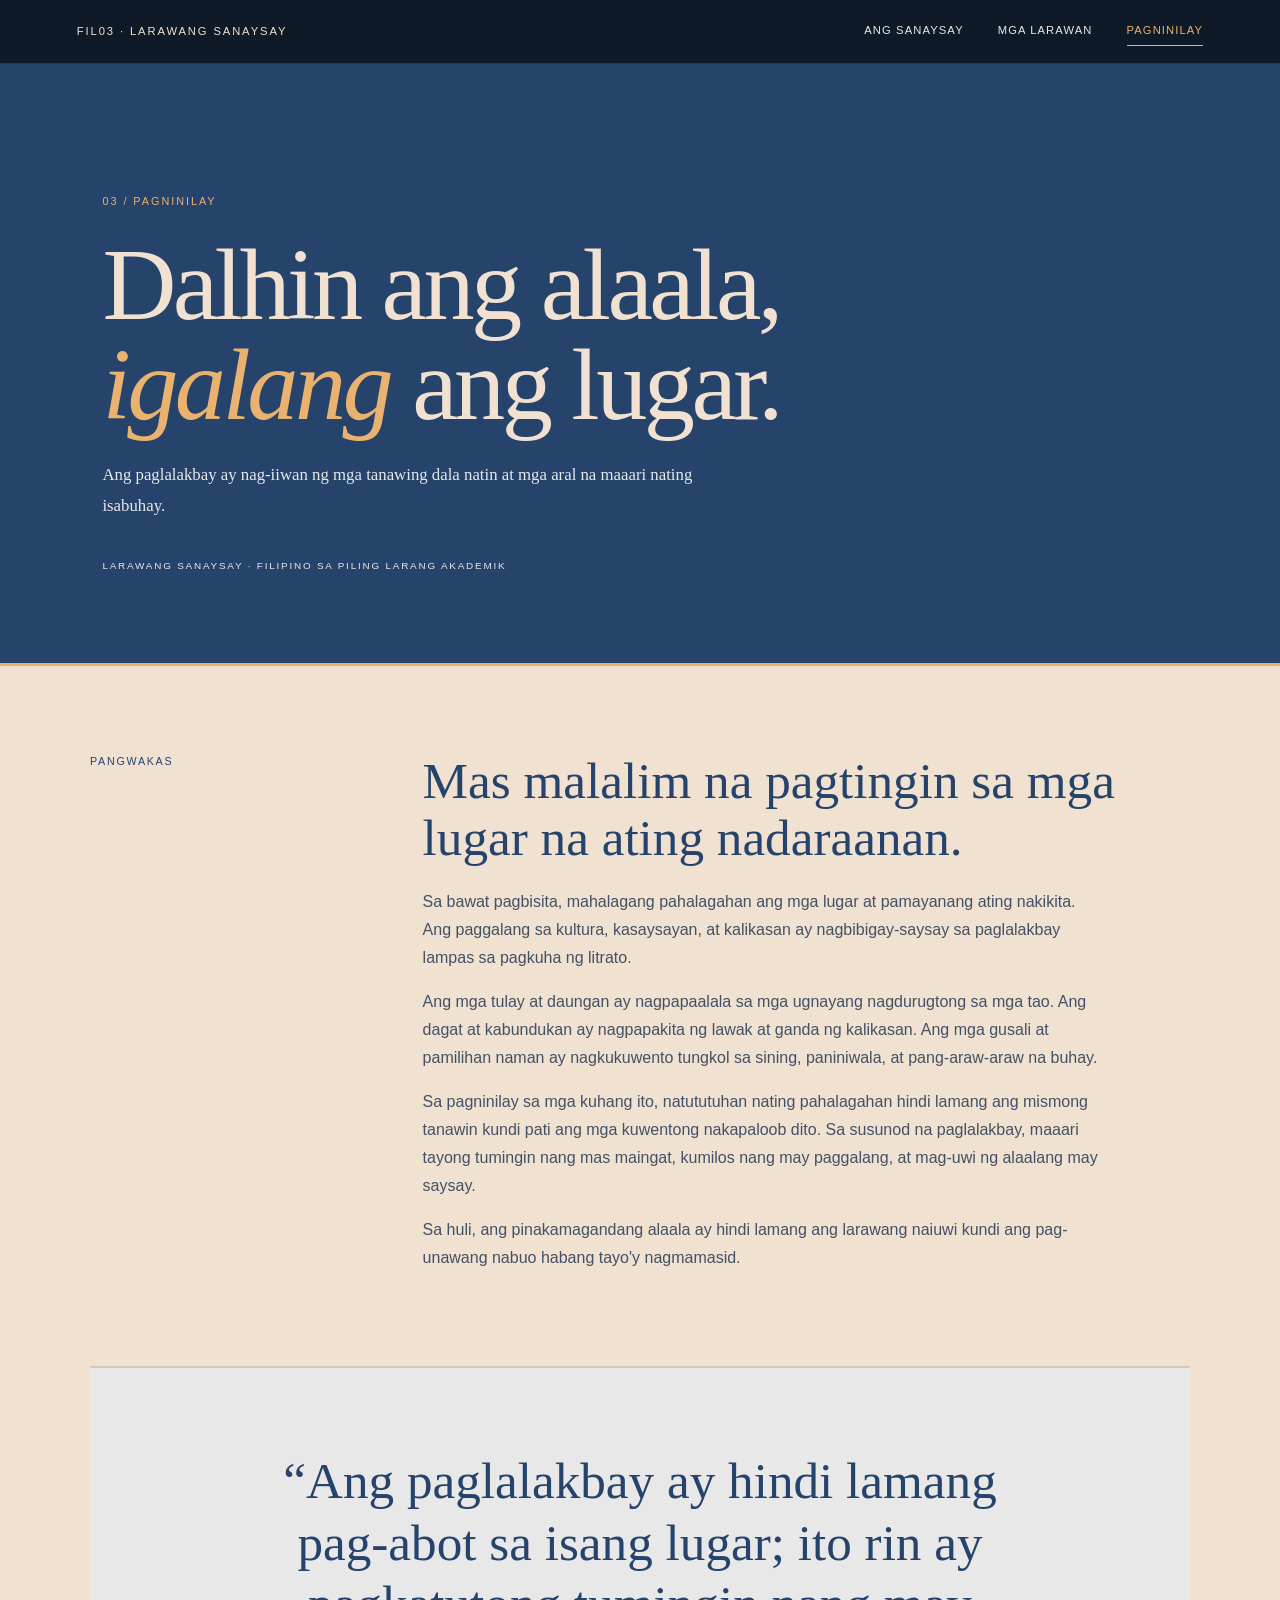
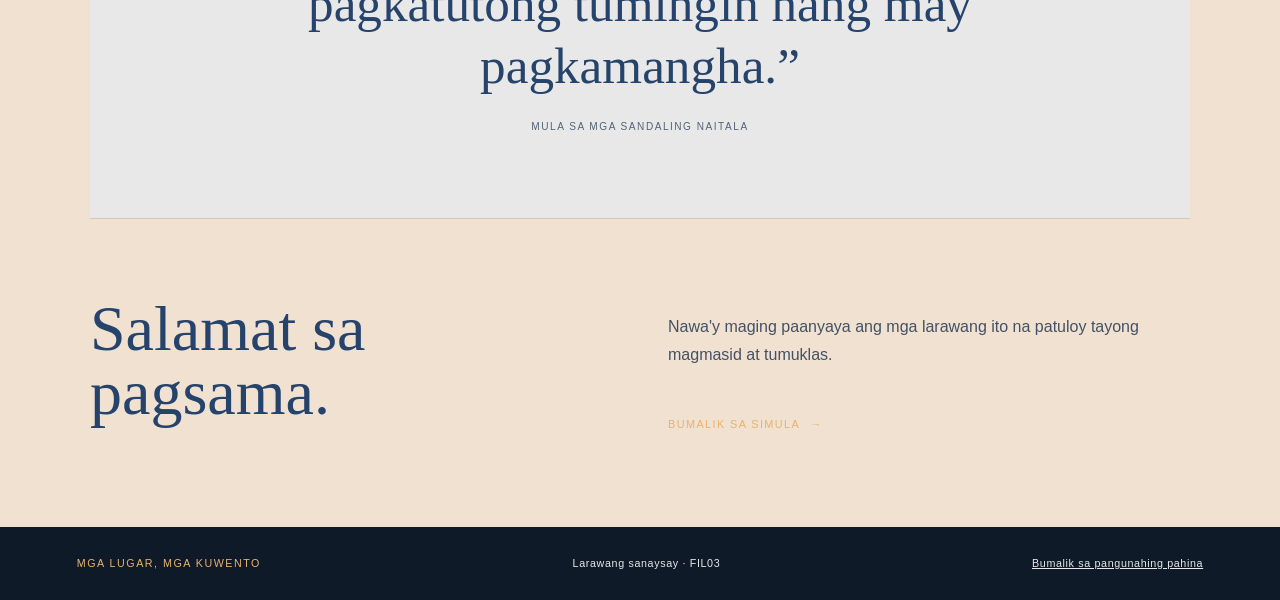
<file: pagninilay.html>
<!doctype html>
<html lang="fil">
<head>
  <meta charset="utf-8">
  <meta name="viewport" content="width=device-width, initial-scale=1">
  <meta name="theme-color" content="#0E1A27">
  <title>Pagninilay — Mga Lugar, Mga Kuwento</title>
  <link rel="stylesheet" href="styles.css">
</head>
<body>
  <a class="skip-link" href="#main">Laktawan ang navigation</a>
  <header><a class="brand" href="index.html">FIL03 · Larawang Sanaysay</a><nav class="nav"><a href="sanaysay.html">Ang Sanaysay</a><a href="mga-larawan.html">Mga Larawan</a><a href="pagninilay.html" aria-current="page">Pagninilay</a></nav></header>
  <section class="hero"><div class="eyebrow">03 / Pagninilay</div><h1>Dalhin ang alaala,<br><em>igalang</em> ang lugar.</h1><p>Ang paglalakbay ay nag-iiwan ng mga tanawing dala natin at mga aral na maaari nating isabuhay.</p><div class="byline">LARAWANG SANAYSAY · FILIPINO SA PILING LARANG AKADEMIK</div></section>
  <main id="main" tabindex="-1">
    <section class="intro reveal"><div class="label">Pangwakas</div><div><h2>Mas malalim na pagtingin sa mga lugar na ating nadaraanan.</h2><p>Sa bawat pagbisita, mahalagang pahalagahan ang mga lugar at pamayanang ating nakikita. Ang paggalang sa kultura, kasaysayan, at kalikasan ay nagbibigay-saysay sa paglalakbay lampas sa pagkuha ng litrato.</p><p>Ang mga tulay at daungan ay nagpapaalala sa mga ugnayang nagdurugtong sa mga tao. Ang dagat at kabundukan ay nagpapakita ng lawak at ganda ng kalikasan. Ang mga gusali at pamilihan naman ay nagkukuwento tungkol sa sining, paniniwala, at pang-araw-araw na buhay.</p><p>Sa pagninilay sa mga kuhang ito, natututuhan nating pahalagahan hindi lamang ang mismong tanawin kundi pati ang mga kuwentong nakapaloob dito. Sa susunod na paglalakbay, maaari tayong tumingin nang mas maingat, kumilos nang may paggalang, at mag-uwi ng alaalang may saysay.</p><p class="last">Sa huli, ang pinakamagandang alaala ay hindi lamang ang larawang naiuwi kundi ang pag-unawang nabuo habang tayo'y nagmamasid.</p></div></section>
    <section class="quote reveal"><blockquote>“Ang paglalakbay ay hindi lamang pag-abot sa isang lugar; ito rin ay pagkatutong tumingin nang may pagkamangha.”</blockquote><cite>Mula sa mga sandaling naitala</cite></section>
    <section class="ending"><h2>Salamat sa<br>pagsama.</h2><div><p>Nawa'y maging paanyaya ang mga larawang ito na patuloy tayong magmasid at tumuklas.</p><a class="scroll" href="index.html">Bumalik sa simula <span>→</span></a></div></section>
  </main>
  <footer><strong>MGA LUGAR, MGA KUWENTO</strong><span>Larawang sanaysay · FIL03</span><a href="index.html">Bumalik sa pangunahing pahina</a></footer>
  <script src="site.js"></script>
</body>
</html>
</file>
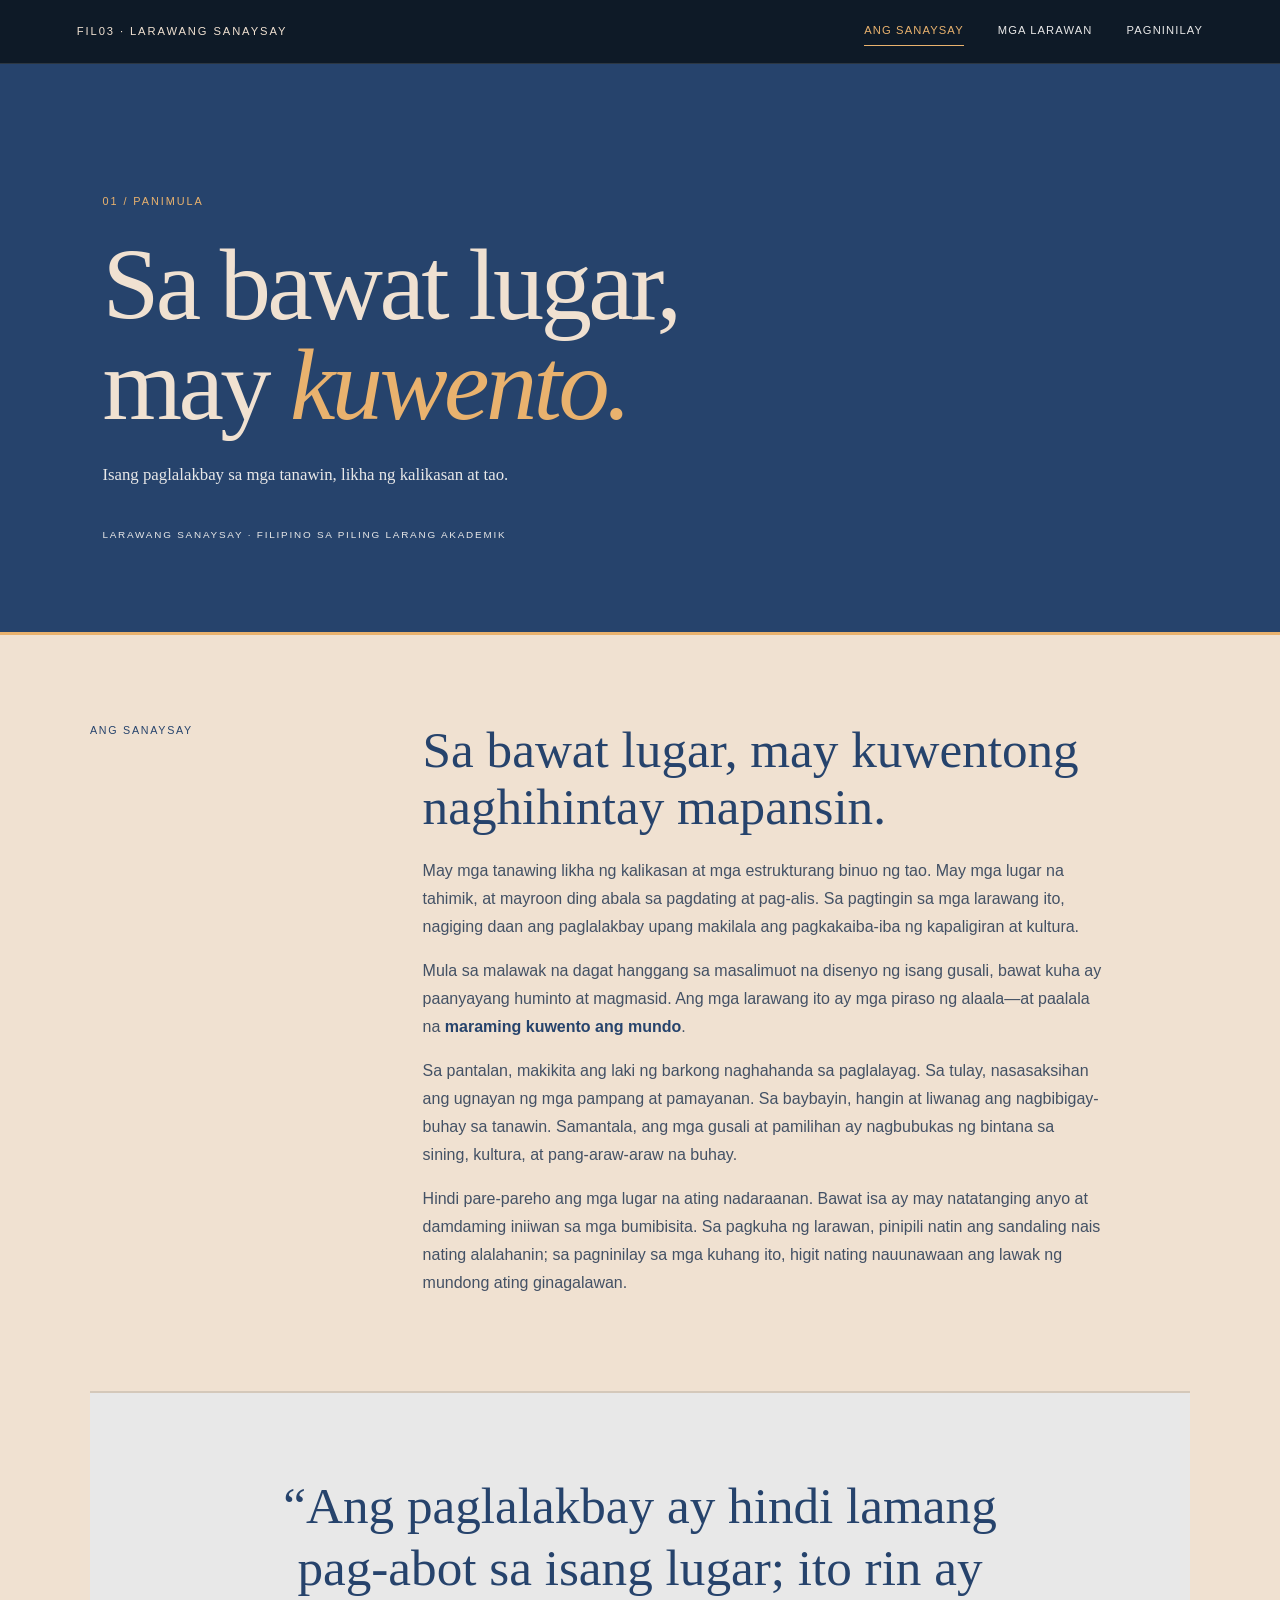
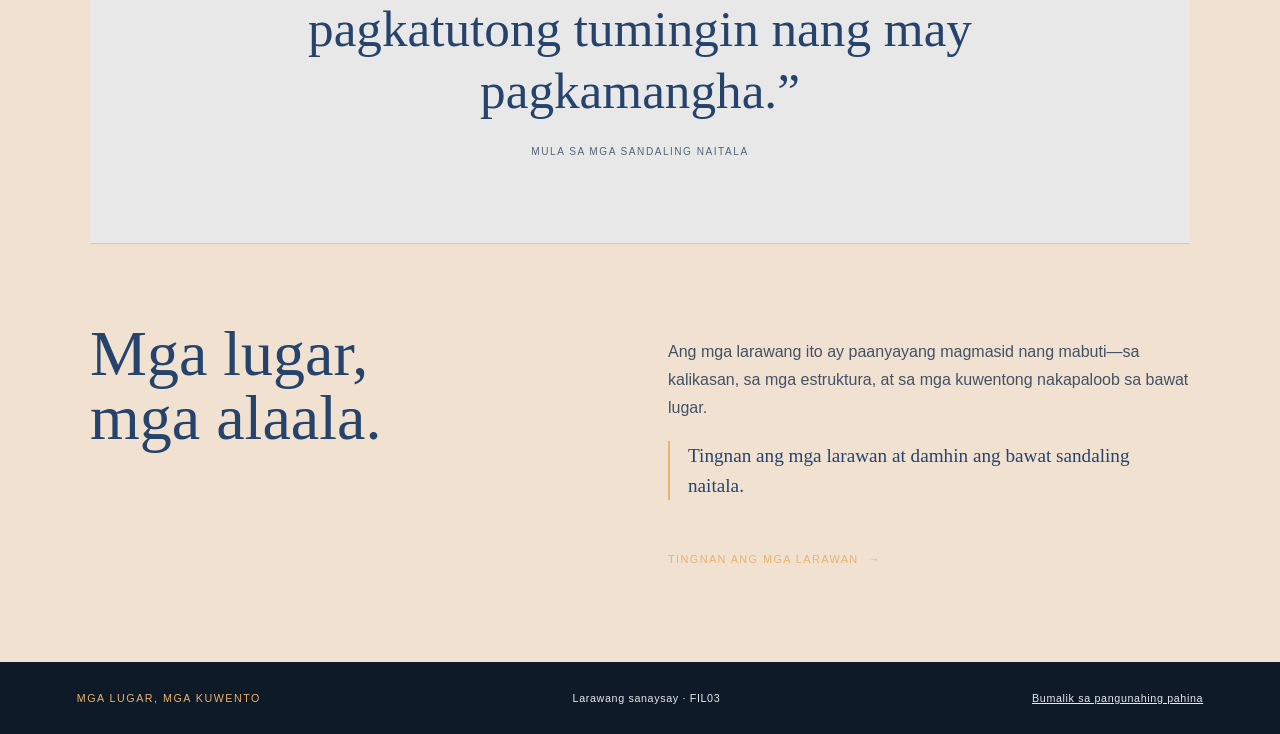
<file: sanaysay.html>
<!doctype html>
<html lang="fil">
<head>
  <meta charset="utf-8">
  <meta name="viewport" content="width=device-width, initial-scale=1">
  <meta name="theme-color" content="#0E1A27">
  <title>Ang Sanaysay — Mga Lugar, Mga Kuwento</title>
  <link rel="stylesheet" href="styles.css">
</head>
<body>
  <a class="skip-link" href="#main">Laktawan ang navigation</a>
  <header><a class="brand" href="index.html">FIL03 · Larawang Sanaysay</a><nav class="nav"><a href="sanaysay.html" aria-current="page">Ang Sanaysay</a><a href="mga-larawan.html">Mga Larawan</a><a href="pagninilay.html">Pagninilay</a></nav></header>
  <section class="hero"><div class="eyebrow">01 / Panimula</div><h1>Sa bawat lugar,<br>may <em>kuwento.</em></h1><p>Isang paglalakbay sa mga tanawin, likha ng kalikasan at tao.</p><div class="byline">LARAWANG SANAYSAY · FILIPINO SA PILING LARANG AKADEMIK</div></section>
  <main id="main" tabindex="-1">
    <section class="intro reveal"><div class="label">Ang sanaysay</div><div><h2>Sa bawat lugar, may kuwentong naghihintay mapansin.</h2><p>May mga tanawing likha ng kalikasan at mga estrukturang binuo ng tao. May mga lugar na tahimik, at mayroon ding abala sa pagdating at pag-alis. Sa pagtingin sa mga larawang ito, nagiging daan ang paglalakbay upang makilala ang pagkakaiba-iba ng kapaligiran at kultura.</p><p>Mula sa malawak na dagat hanggang sa masalimuot na disenyo ng isang gusali, bawat kuha ay paanyayang huminto at magmasid. Ang mga larawang ito ay mga piraso ng alaala—at paalala na <strong>maraming kuwento ang mundo</strong>.</p><p>Sa pantalan, makikita ang laki ng barkong naghahanda sa paglalayag. Sa tulay, nasasaksihan ang ugnayan ng mga pampang at pamayanan. Sa baybayin, hangin at liwanag ang nagbibigay-buhay sa tanawin. Samantala, ang mga gusali at pamilihan ay nagbubukas ng bintana sa sining, kultura, at pang-araw-araw na buhay.</p><p>Hindi pare-pareho ang mga lugar na ating nadaraanan. Bawat isa ay may natatanging anyo at damdaming iniiwan sa mga bumibisita. Sa pagkuha ng larawan, pinipili natin ang sandaling nais nating alalahanin; sa pagninilay sa mga kuhang ito, higit nating nauunawaan ang lawak ng mundong ating ginagalawan.</p></div></section>
    <section class="quote reveal"><blockquote>“Ang paglalakbay ay hindi lamang pag-abot sa isang lugar; ito rin ay pagkatutong tumingin nang may pagkamangha.”</blockquote><cite>Mula sa mga sandaling naitala</cite></section>
    <section class="ending"><h2>Mga lugar,<br>mga alaala.</h2><div><p>Ang mga larawang ito ay paanyayang magmasid nang mabuti—sa kalikasan, sa mga estruktura, at sa mga kuwentong nakapaloob sa bawat lugar.</p><p class="last">Tingnan ang mga larawan at damhin ang bawat sandaling naitala.</p><a class="scroll" href="mga-larawan.html">Tingnan ang mga larawan <span>→</span></a></div></section>
  </main>
  <footer><strong>MGA LUGAR, MGA KUWENTO</strong><span>Larawang sanaysay · FIL03</span><a href="index.html">Bumalik sa pangunahing pahina</a></footer>
  <script src="site.js"></script>
</body>
</html>
</file>
<file: styles.css>
:root {
  --ink: #0e1a27;
  --blue: #26436c;
  --gold: #e9b26e;
  --paper: #f0e1d1;
  --mist: #e8e8e8;
  --muted: #536477;
  --line: #d4c8ba;
  --serif: Baskerville, 'Palatino Linotype', Georgia, serif;
  --sans: 'Avenir Next', Avenir, 'Segoe UI', sans-serif;
}

* { box-sizing: border-box; }
html { scroll-behavior: smooth; scroll-padding-top: 84px; }
body { margin: 0; background: var(--paper); color: var(--ink); font: 16px/1.75 var(--sans); }
a { color: inherit; }
::selection { background: var(--gold); color: var(--ink); }

header {
  position: sticky;
  top: 0;
  z-index: 20;
  display: flex;
  align-items: center;
  justify-content: space-between;
  gap: 24px;
  padding: 17px clamp(22px, 6vw, 88px);
  color: var(--paper);
  background: var(--ink);
  border-bottom: 1px solid #ffffff20;
}
.brand { color: var(--paper); font-size: .7rem; letter-spacing: .17em; text-decoration: none; text-transform: uppercase; white-space: nowrap; }
.nav { display: flex; gap: clamp(16px, 3vw, 34px); font-size: .7rem; letter-spacing: .1em; text-transform: uppercase; }
.nav a { padding: 4px 0; color: #e8e8e8; text-decoration: none; border-bottom: 1px solid transparent; transition: color .2s, border-color .2s; }
.nav a:hover, .nav a[aria-current="page"] { color: var(--gold); border-color: var(--gold); }

.hero {
  position: relative;
  padding: clamp(76px, 10vw, 130px) max(8vw, calc((100vw - 1100px) / 2)) 88px;
  color: var(--paper);
  background: var(--blue);
  border-bottom: 3px solid var(--gold);
}
.eyebrow, .byline { font-size: .68rem; letter-spacing: .18em; text-transform: uppercase; }
.eyebrow { color: var(--gold); }
.hero h1 { max-width: 850px; margin: 24px 0; font: 400 clamp(3.3rem, 8vw, 7rem)/.98 var(--serif); letter-spacing: -.035em; }
.hero h1 em { color: var(--gold); font-weight: 400; }
.hero p { max-width: 590px; color: var(--mist); font: 1.05rem/1.85 var(--serif); }
.byline { margin-top: 36px; color: #e8e8e8; font-size: .62rem; }
.scroll { display: inline-flex; align-items: center; gap: 10px; margin-top: 30px; color: var(--gold); font-size: .68rem; letter-spacing: .13em; text-decoration: none; text-transform: uppercase; }
.scroll span { transition: transform .2s; }
.scroll:hover span { transform: translateX(4px); }

main { width: min(1100px, 100% - 48px); margin: 0 auto; }
.notice { padding: 10px 20px; color: var(--ink); background: var(--mist); border-bottom: 1px solid var(--line); text-align: center; font-size: .75rem; }
.intro { display: grid; grid-template-columns: .7fr 2fr; gap: 64px; padding: 86px 0 78px; border-bottom: 1px solid var(--line); }
.intro .label { color: var(--blue); font-size: .67rem; letter-spacing: .16em; text-transform: uppercase; }
.intro h2 { margin: 0 0 22px; color: var(--blue); font: 400 clamp(2rem, 4vw, 3.25rem)/1.12 var(--serif); }
.intro p { max-width: 680px; margin: 0 0 16px; color: #435165; }
.intro strong { color: var(--blue); }

.story-head { display: flex; align-items: end; justify-content: space-between; gap: 20px; margin: 65px 0 26px; padding-bottom: 18px; border-bottom: 1px solid var(--line); }
.story-head h2 { margin: 0; color: var(--blue); font: 400 clamp(1.8rem, 3vw, 2.5rem)/1.2 var(--serif); }
.story-head p { margin: 0; color: var(--muted); font-size: .65rem; letter-spacing: .12em; text-transform: uppercase; }
.grid { display: grid; grid-template-columns: repeat(2, minmax(0, 1fr)); gap: 40px 28px; padding-bottom: 80px; }
.card { min-width: 0; overflow: hidden; background: var(--mist); border: 1px solid #0e1a2712; transition: border-color .25s; }
.card:hover { border-color: var(--gold); }
.photo { position: relative; overflow: hidden; aspect-ratio: 1.45; background: var(--mist); cursor: zoom-in; }
.photo img { position: absolute; inset: 0; width: 100%; height: 100%; object-fit: cover; cursor: zoom-in; transition: transform .55s ease; }
.photo:hover img { transform: scale(1.025); }
.photo::after { position: absolute; inset: auto 0 0; height: 35%; content: ''; pointer-events: none; background: linear-gradient(transparent, #0e1a2730); opacity: 0; transition: opacity .25s; }
.photo:hover::after { opacity: 1; }
.photo-pending { position: absolute; inset: 0; display: grid; align-content: center; justify-items: center; padding: 24px; color: var(--blue); background: var(--paper); text-align: center; font: 1.2rem/1.4 var(--serif); }
.photo-pending small { display: block; margin-top: 8px; color: var(--muted); font: .65rem/1.5 var(--sans); letter-spacing: .12em; text-transform: uppercase; }
.number { position: absolute; z-index: 2; top: 12px; left: 12px; padding: 4px 9px; color: var(--ink); background: var(--paper); border: 1px solid #0e1a2714; font: italic .8rem var(--serif); }
.caption { padding: 21px 23px 24px; }
.caption .tag { color: var(--blue); font-size: .62rem; letter-spacing: .15em; text-transform: uppercase; }
.caption h3 { margin: 8px 0 10px; color: var(--blue); font: 400 1.55rem/1.2 var(--serif); }
.caption p { margin: 0; color: #435165; font: .94rem/1.7 var(--serif); }

.quote { margin: 0 0 78px; padding: clamp(42px, 7vw, 82px) 24px; background: var(--mist); border-block: 1px solid var(--line); text-align: center; }
.quote blockquote { max-width: 780px; margin: auto; color: var(--blue); font: 400 clamp(1.8rem, 4vw, 3.2rem)/1.2 var(--serif); }
.quote cite { display: block; margin-top: 22px; color: var(--muted); font-size: .63rem; font-style: normal; letter-spacing: .15em; text-transform: uppercase; }
.ending { display: grid; grid-template-columns: 1fr 1fr; gap: 56px; padding: 0 0 90px; }
.ending h2 { margin: 0; color: var(--blue); font: 400 clamp(2.5rem, 5vw, 4.5rem)/1 var(--serif); }
.ending p { color: #435165; }
.ending .last { padding-left: 18px; color: var(--blue); border-left: 2px solid var(--gold); font: 1.2rem/1.55 var(--serif); }
footer { display: flex; justify-content: space-between; gap: 18px; padding: 27px clamp(22px, 6vw, 88px); color: var(--mist); background: var(--ink); font-size: .67rem; letter-spacing: .06em; }
footer strong { color: var(--gold); font-weight: 400; letter-spacing: .14em; text-transform: uppercase; }

.reveal { opacity: 0; transform: translateY(12px); transition: opacity .55s ease, transform .55s ease; }
.reveal.is-visible { opacity: 1; transform: none; }
.card.reveal:nth-child(even) { transition-delay: .06s; }
.skip-link { position: fixed; z-index: 50; top: 10px; left: 12px; padding: 8px 12px; color: var(--ink); background: var(--gold); transform: translateY(-150%); }
.skip-link:focus { transform: translateY(0); }
.reading-progress { position: fixed; z-index: 30; inset: 0 0 auto; height: 2px; }
.reading-progress span { display: block; width: 0; height: 100%; background: var(--gold); }
.to-top { position: fixed; z-index: 15; right: 20px; bottom: 20px; width: 42px; height: 42px; color: var(--paper); background: var(--ink); border: 1px solid var(--gold); font-size: 1.1rem; cursor: pointer; opacity: 0; pointer-events: none; transition: opacity .2s; }
.to-top.visible { opacity: 1; pointer-events: auto; }
.lightbox { width: min(92vw, 1100px); max-width: none; max-height: 92vh; padding: 0; color: var(--paper); background: var(--ink); border: 1px solid var(--gold); }
.lightbox::backdrop { background: #0e1a27dd; }
.lightbox img { display: block; width: 100%; max-height: 78vh; object-fit: contain; }
.lightbox figcaption { display: flex; align-items: center; justify-content: space-between; gap: 20px; padding: 14px 18px; }
.lightbox figcaption p { margin: 0; font: 1rem/1.5 var(--serif); }
.lightbox-close { padding: 7px 11px; color: var(--paper); background: transparent; border: 1px solid var(--gold); font: inherit; cursor: pointer; }
:focus-visible { outline: 2px solid var(--gold); outline-offset: 3px; }

@media (max-width: 700px) {
  html { scroll-padding-top: 112px; }
  header { align-items: flex-start; flex-direction: column; gap: 8px; padding: 12px 18px; }
  .brand { font-size: .62rem; }
  .nav { width: 100%; justify-content: space-between; gap: 8px; font-size: .61rem; }
  main { width: calc(100% - 36px); }
  .hero { padding: 66px 24px 60px; }
  .hero h1 { font-size: clamp(3rem, 13vw, 5rem); }
  .intro { grid-template-columns: 1fr; gap: 20px; padding: 58px 0; }
  .story-head { align-items: flex-start; flex-direction: column; gap: 8px; margin-top: 48px; }
  .grid { grid-template-columns: 1fr; gap: 24px; }
  .photo { aspect-ratio: 1.35; }
  .caption { padding: 18px; }
  .ending { grid-template-columns: 1fr; gap: 18px; padding-bottom: 64px; }
  footer { flex-direction: column; gap: 8px; padding: 24px 20px; }
  .lightbox figcaption { align-items: flex-start; padding: 12px; }
  .to-top { right: 12px; bottom: 12px; }
}

@media (prefers-reduced-motion: reduce) {
  html { scroll-behavior: auto; }
  *, *::before, *::after { animation-duration: .01ms !important; transition-duration: .01ms !important; }
  .reveal { opacity: 1; transform: none; }
}
</file>
